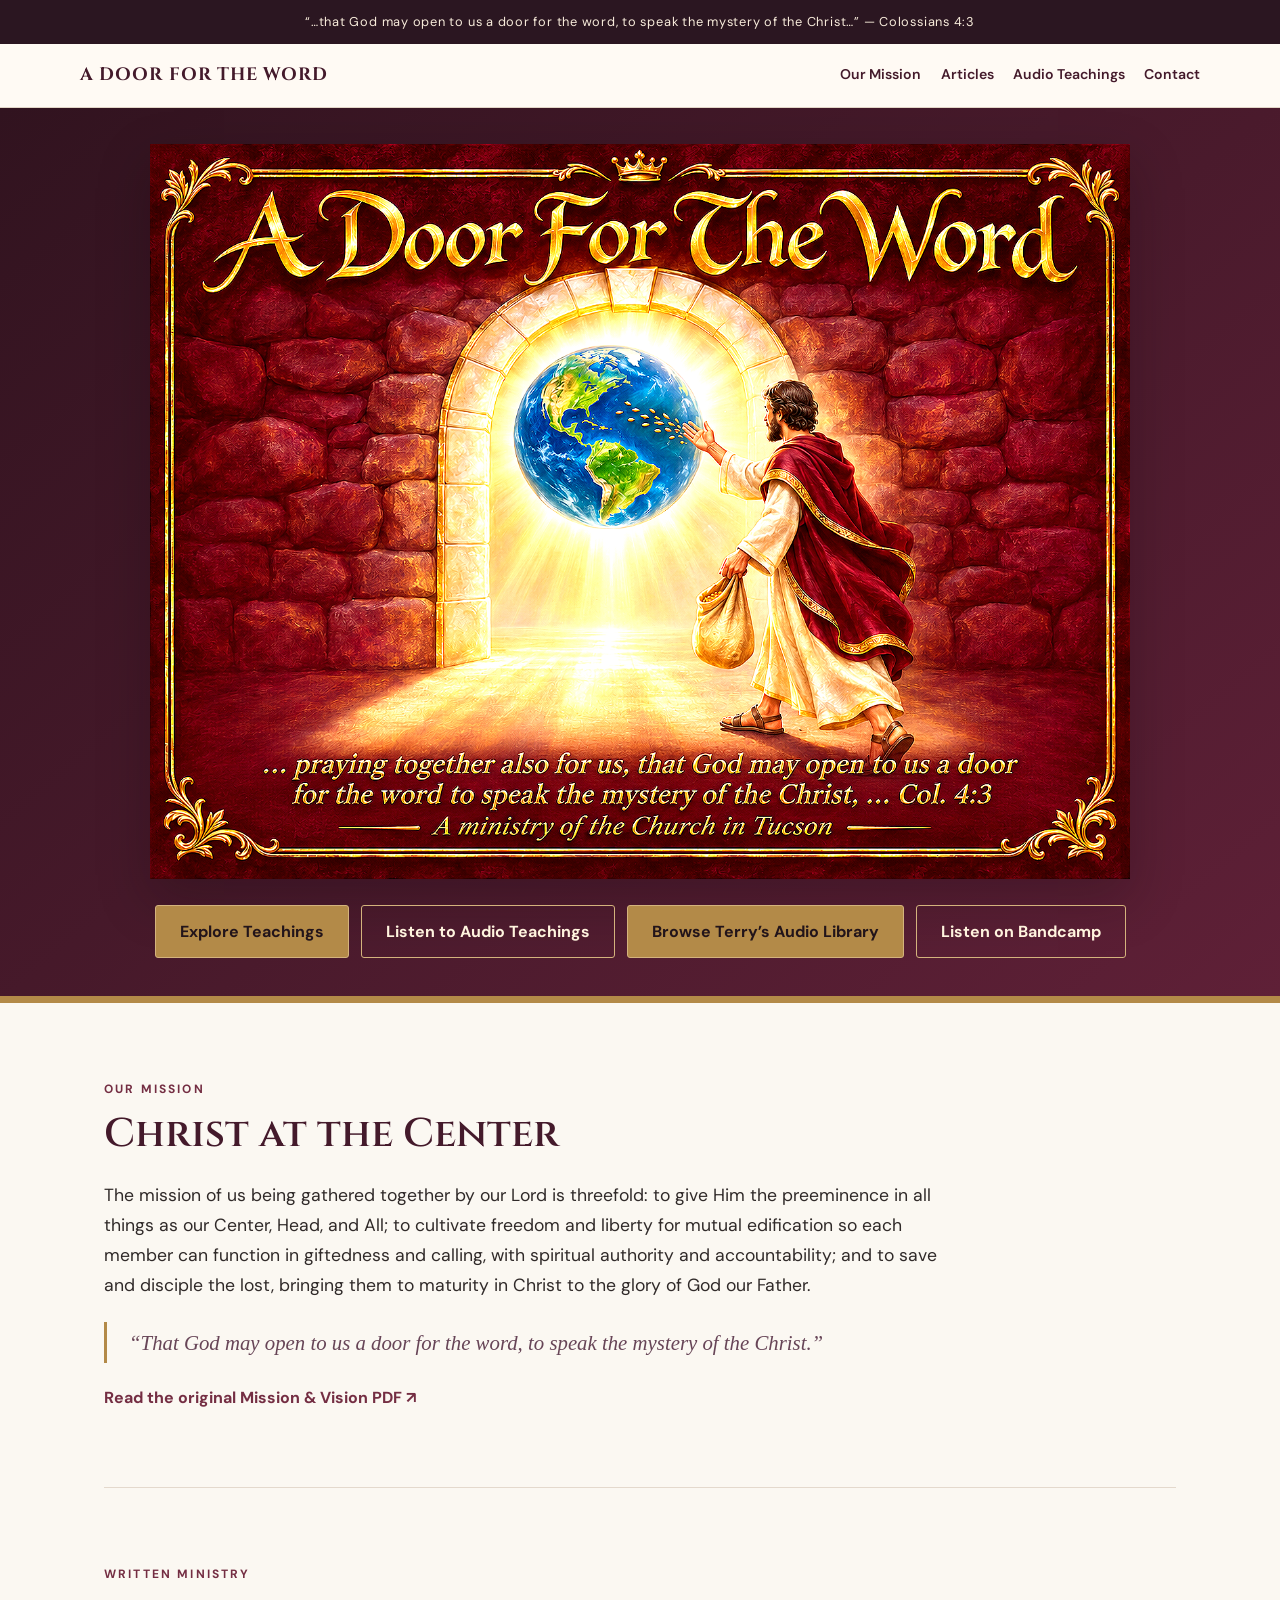
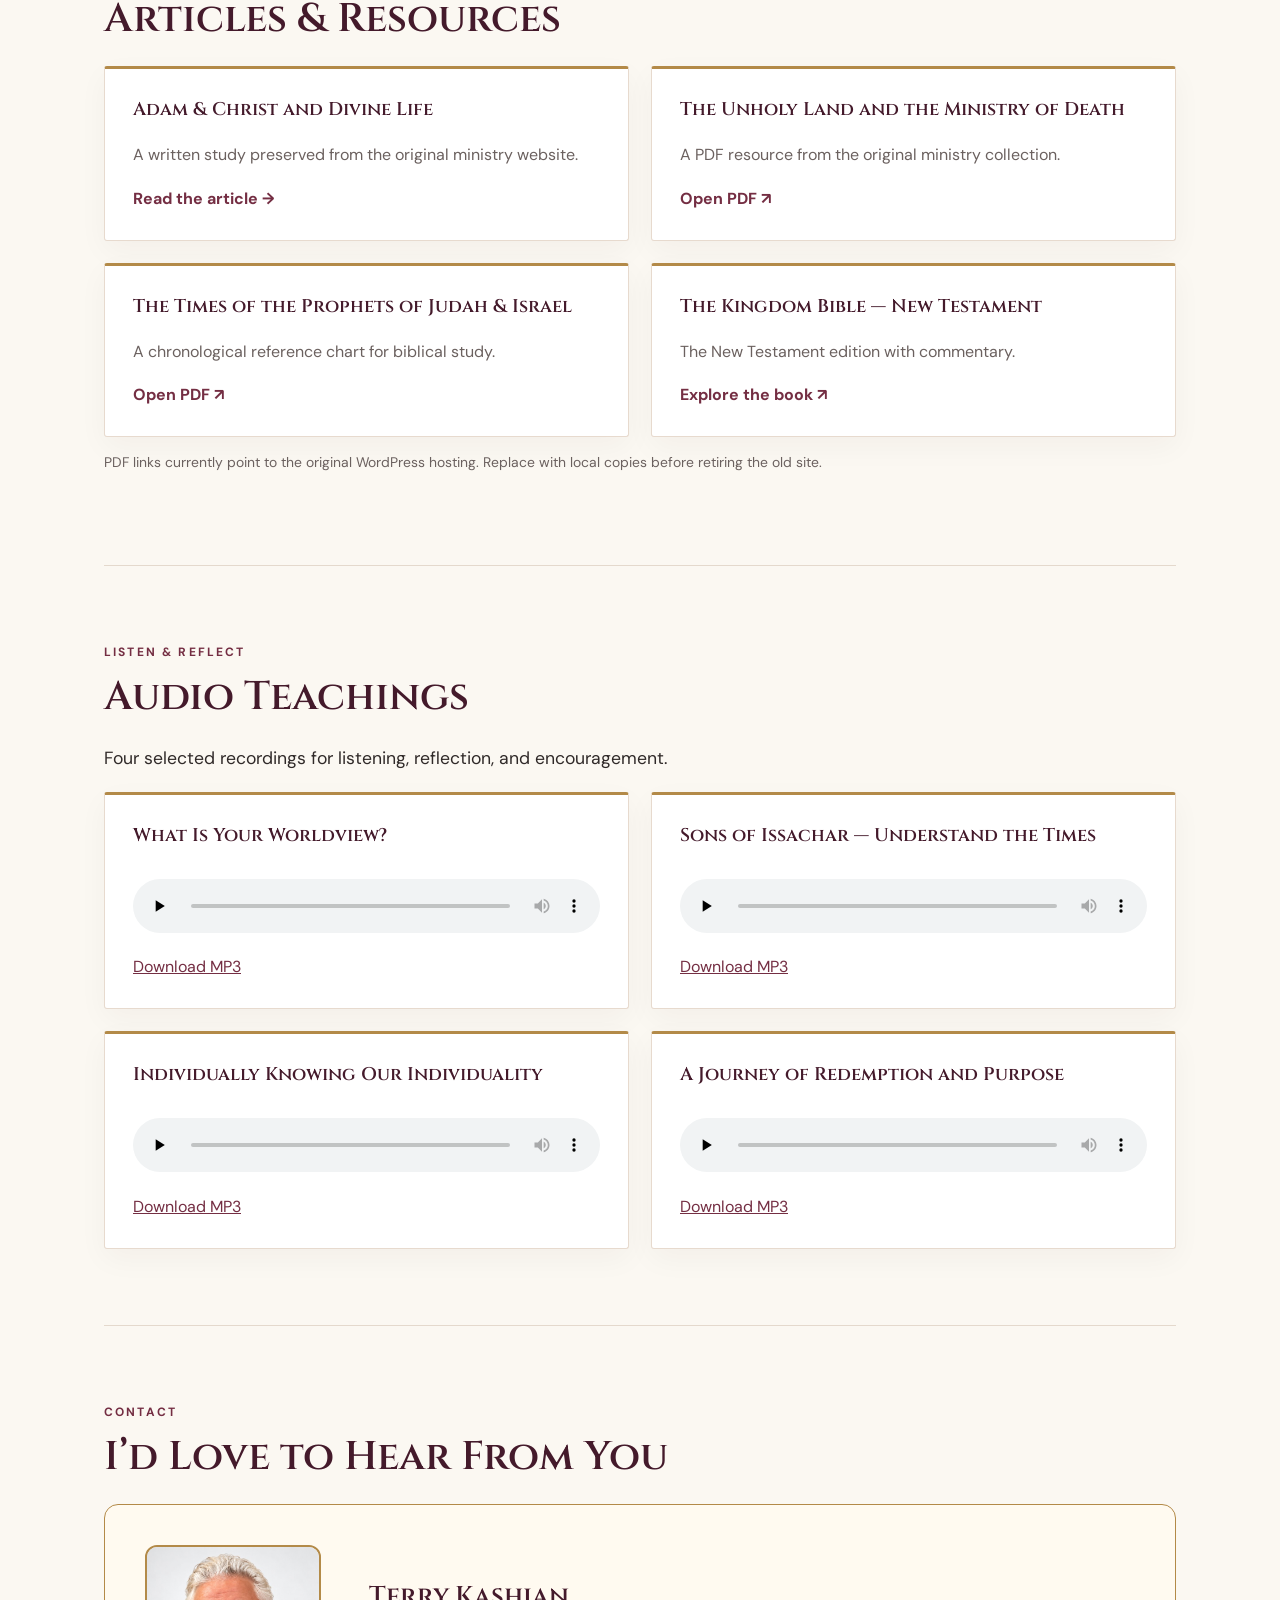
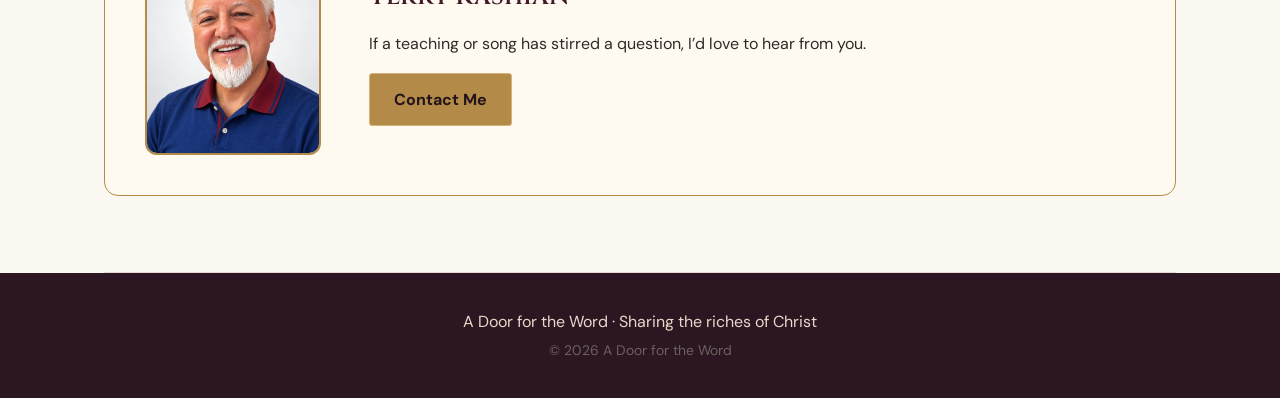
<file: index.html>
<!doctype html><html lang="en"><head><meta charset="utf-8"><meta name="viewport" content="width=device-width,initial-scale=1"><title>A Door for the Word | Ministry Library</title><meta name="description" content="Biblical articles and audio teachings from A Door for the Word, sharing the riches of Christ."><link rel="stylesheet" href="styles.css"><style>
#contact { scroll-margin-top: 7rem; }
.contact-profile { display:flex; align-items:center; flex-wrap:wrap; gap:clamp(1.25rem,4vw,3rem); background:#fffaf0; border:1px solid var(--gold); border-radius:14px; padding:clamp(1rem,4vw,2.5rem); }
.contact-portrait { width:176px; max-width:100%; height:auto; border:2px solid var(--gold); border-radius:12px; }


.contact-details { min-width:0; flex:1 1 19rem; }
.contact-details a { overflow-wrap:anywhere; text-underline-offset:.2em; }
.contact-details h3 { margin:.25rem 0; color:var(--wine); font:600 1.6rem Cinzel,serif; }
</style></head><body><div class="top">“…that God may open to us a door for the word, to speak the mystery of the Christ…” — Colossians 4:3</div><header class="nav"><div class="navin"><a class="brand" href="index.html">A DOOR FOR THE WORD</a><nav class="navlinks" aria-label="Main navigation"><a href="index.html#about">Our Mission</a><a href="index.html#teachings">Articles</a><a href="index.html#audio">Audio Teachings</a><a href="index.html#contact">Contact</a></nav></div></header><div class="hero hero-with-logo"><img class="hero-logo" src="adoorfortheword-logo.png" alt="A Door For The Word ministry logo: a gold-framed doorway opening toward the world, with Colossians 4:3: praying together also for us, that God may open to us a door for the word to speak the mystery of the Christ. A ministry of the Church in Tucson." width="1448" height="1086"><div class="hero-actions"><a class="btn" href="#teachings">Explore Teachings</a><a class="btn ghost" href="#audio">Listen to Audio Teachings</a>
<a class="btn" href="https://terrykashlibrary.com/library.html">Browse Terry’s Audio Library</a>
<a class="btn ghost" href="https://terrykash.bandcamp.com/">Listen on Bandcamp</a></div></div><main><section id="about"><div class="section-kicker">Our mission</div><h2>Christ at the Center</h2><p class="lead">The mission of us being gathered together by our Lord is threefold: to give Him the preeminence in all things as our Center, Head, and All; to cultivate freedom and liberty for mutual edification so each member can function in giftedness and calling, with spiritual authority and accountability; and to save and disciple the lost, bringing them to maturity in Christ to the glory of God our Father.</p><p class="quote">“That God may open to us a door for the word, to speak the mystery of the Christ.”</p><a class="article-link" href="https://adoorfortheword.org/wp-content/uploads/2025/06/MissionstatementVision.pdf" target="_blank" rel="noopener">Read the original Mission & Vision PDF ↗</a></section><section id="teachings"><div class="section-kicker">Written ministry</div><h2>Articles & Resources</h2><div class="grid"><article class="card"><h3>Adam & Christ and Divine Life</h3><p>A written study preserved from the original ministry website.</p><a class="article-link" href="adam-and-christ.html">Read the article →</a></article><article class="card"><h3>The Unholy Land and the Ministry of Death</h3><p>A PDF resource from the original ministry collection.</p><a class="article-link" href="TheUnholy%20Land.pdf" target="_blank" rel="noopener">Open PDF ↗</a></article><article class="card"><h3>The Times of the Prophets of Judah & Israel</h3><p>A chronological reference chart for biblical study.</p><a class="article-link" href="Prophets-Illustrated-Proofread.pdf" target="_blank" rel="noopener">Open PDF ↗</a></article><article class="card"><h3>The Kingdom Bible — New Testament</h3><p>The New Testament edition with commentary.</p><a class="article-link" href="https://authorreputationpress.com/bookstore/the-kingdom-bible-new-testament/" target="_blank" rel="noopener">Explore the book ↗</a></article></div><p class="small">PDF links currently point to the original WordPress hosting. Replace with local copies before retiring the old site.</p></section><section id="audio"><div class="section-kicker">Listen & reflect</div><h2>Audio Teachings</h2><p class="lead">Four selected recordings for listening, reflection, and encouragement.</p><div class="grid"><article class="card"><h3>What Is Your Worldview?</h3><audio controls preload="none"><source src="what-is-your-worldview.mp3" type="audio/mpeg">Your browser does not support audio playback.</audio><a href="what-is-your-worldview.mp3" download>Download MP3</a></article><article class="card"><h3>Sons of Issachar — Understand the Times</h3><audio controls preload="none"><source src="sons-of-issachar-understand-the-times.mp3" type="audio/mpeg">Your browser does not support audio playback.</audio><a href="sons-of-issachar-understand-the-times.mp3" download>Download MP3</a></article><article class="card"><h3>Individually Knowing Our Individuality</h3><audio controls preload="none"><source src="individually-knowing-our-individuality.mp3" type="audio/mpeg">Your browser does not support audio playback.</audio><a href="individually-knowing-our-individuality.mp3" download>Download MP3</a></article><article class="card"><h3>A Journey of Redemption and Purpose</h3><audio controls preload="none"><source src="a-journey-of-redemption-and-purpose.mp3" type="audio/mpeg">Your browser does not support audio playback.</audio><a href="a-journey-of-redemption-and-purpose.mp3" download>Download MP3</a></article></div></section><section id="contact" aria-labelledby="contact-heading">
<div class="section-kicker">Contact</div>
<h2 id="contact-heading">I’d Love to Hear From You</h2>
<div class="contact-profile">
<img class="contact-portrait" src="[data-uri]" alt="Terry Kashian" width="600" height="720" />
<div class="contact-details">
<h3>Terry Kashian</h3>
<p>If a teaching or song has stirred a question, I’d love to hear from you.</p>
<a class="btn" href="https://terrykashlibrary.com/Contact.html">Contact Me</a>
</div></div></section></main><footer class="footer">A Door for the Word · Sharing the riches of Christ<br><span class="small">© 2026 A Door for the Word</span></footer></body></html>
</file>
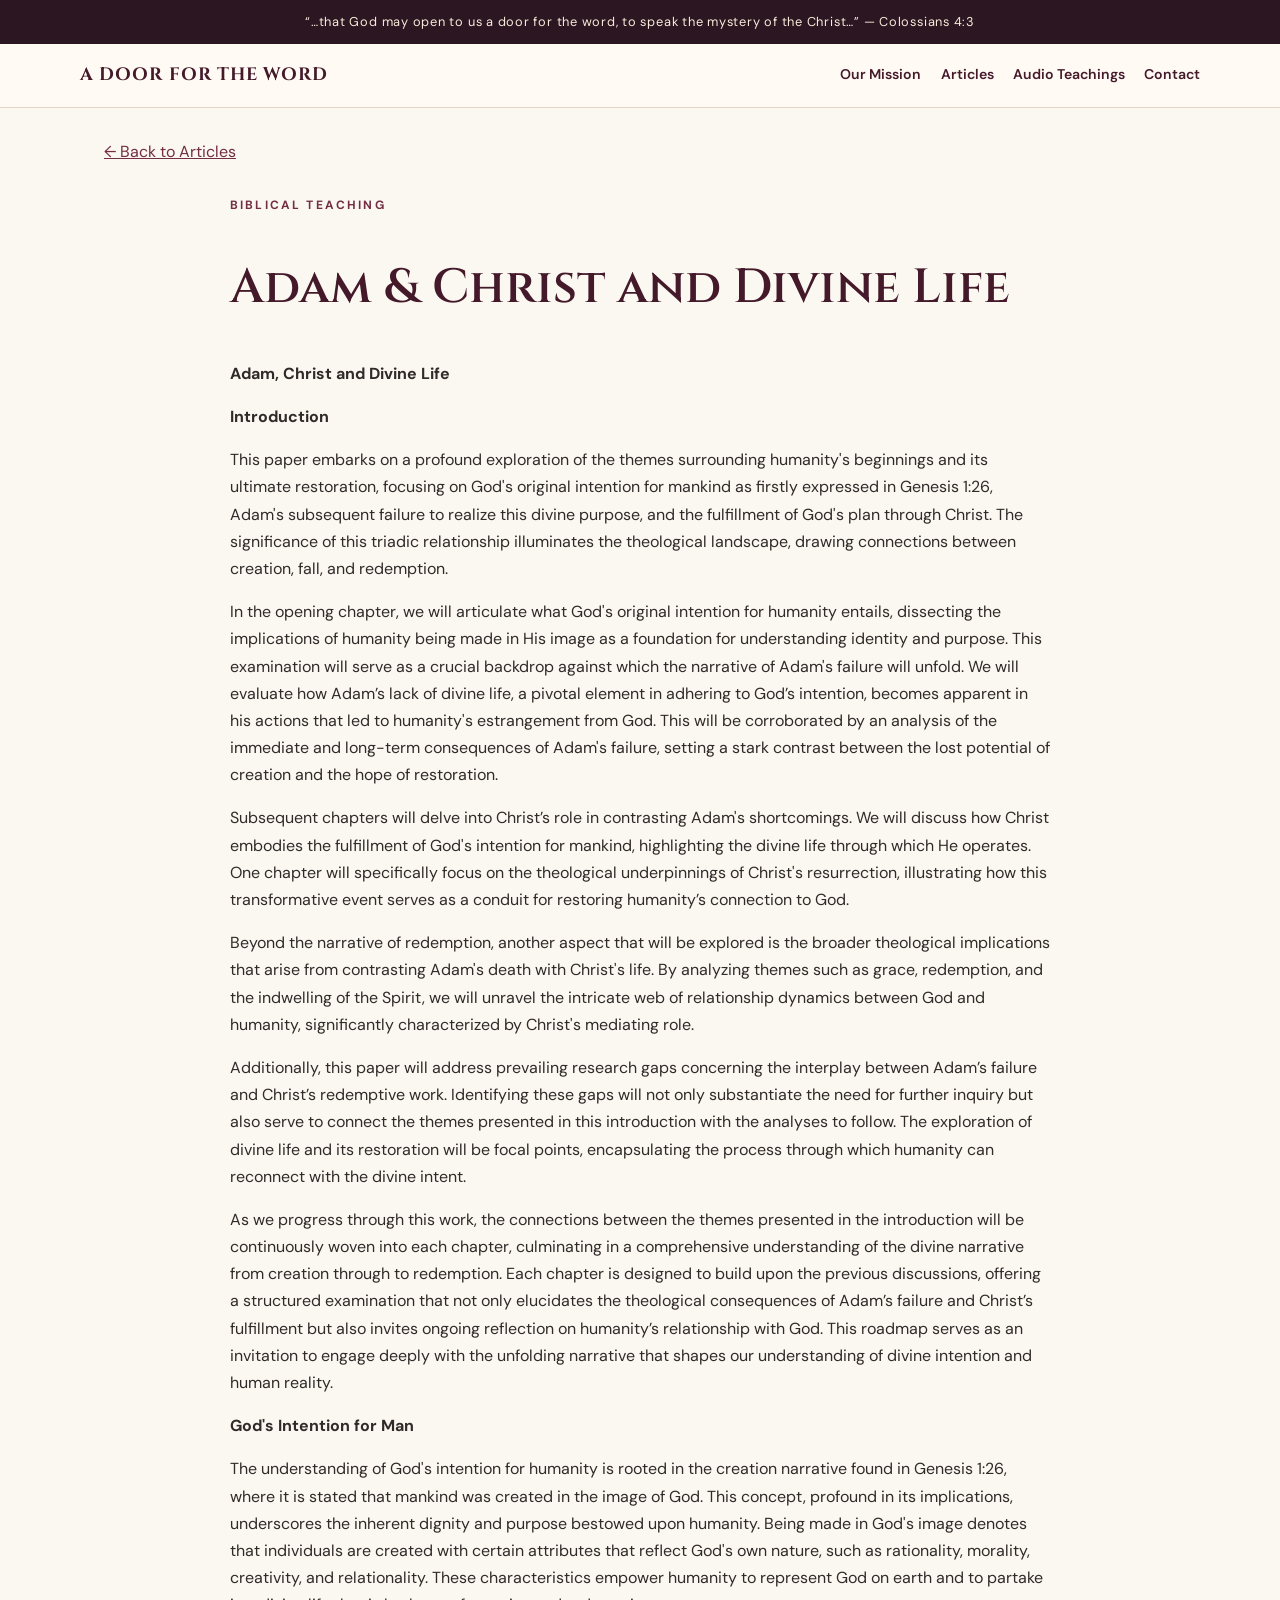
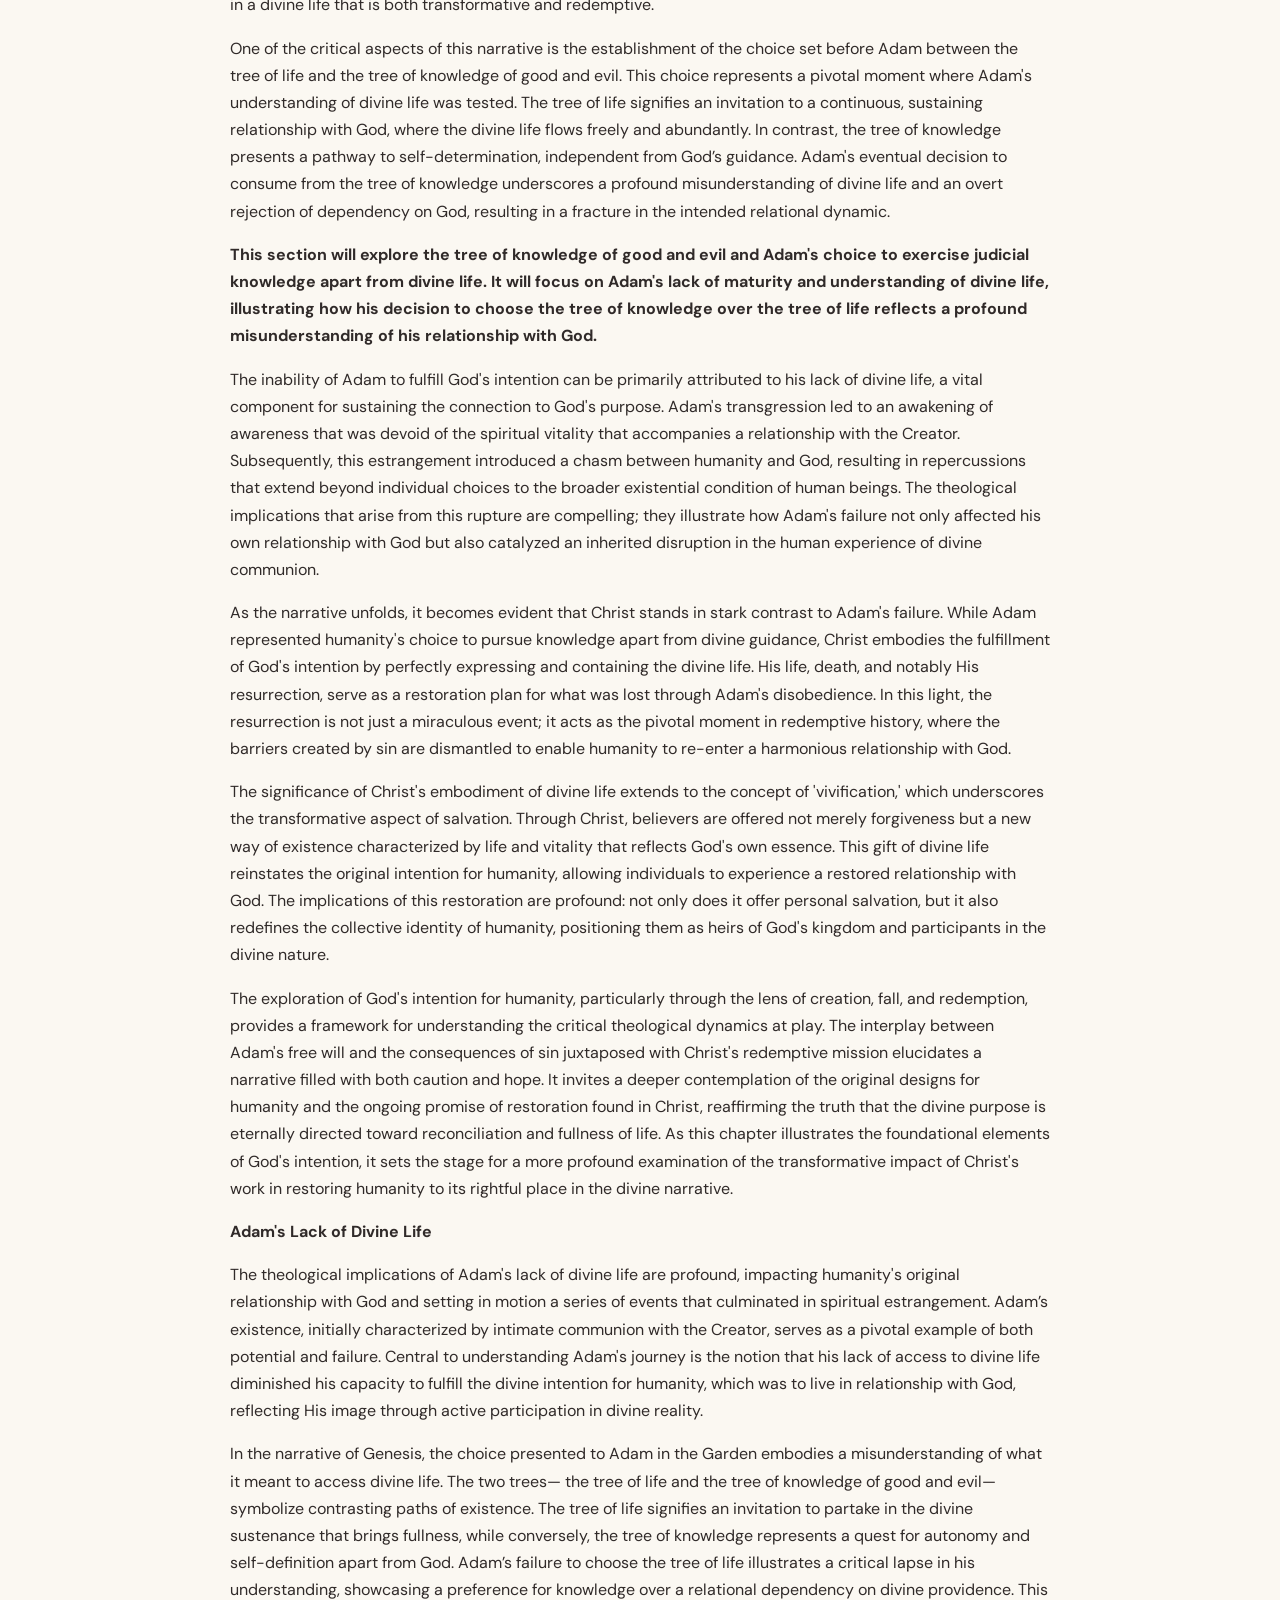
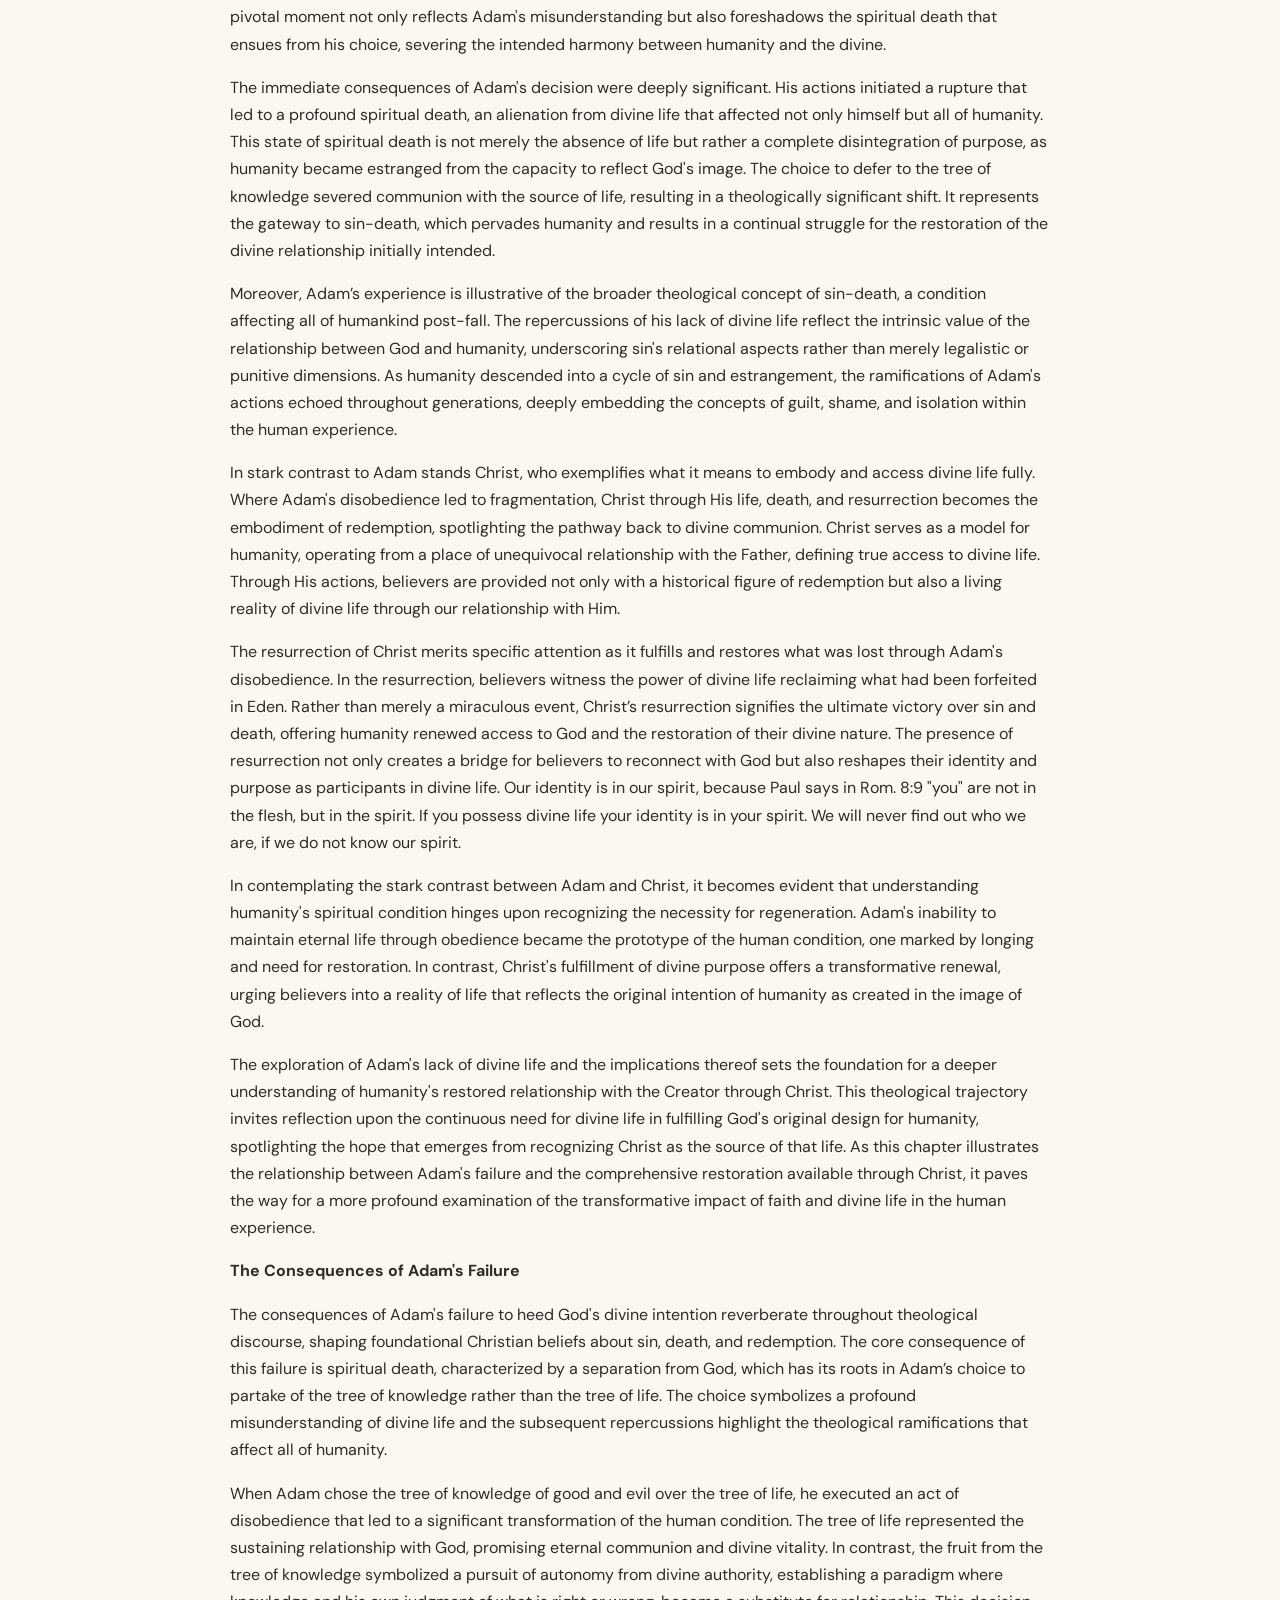
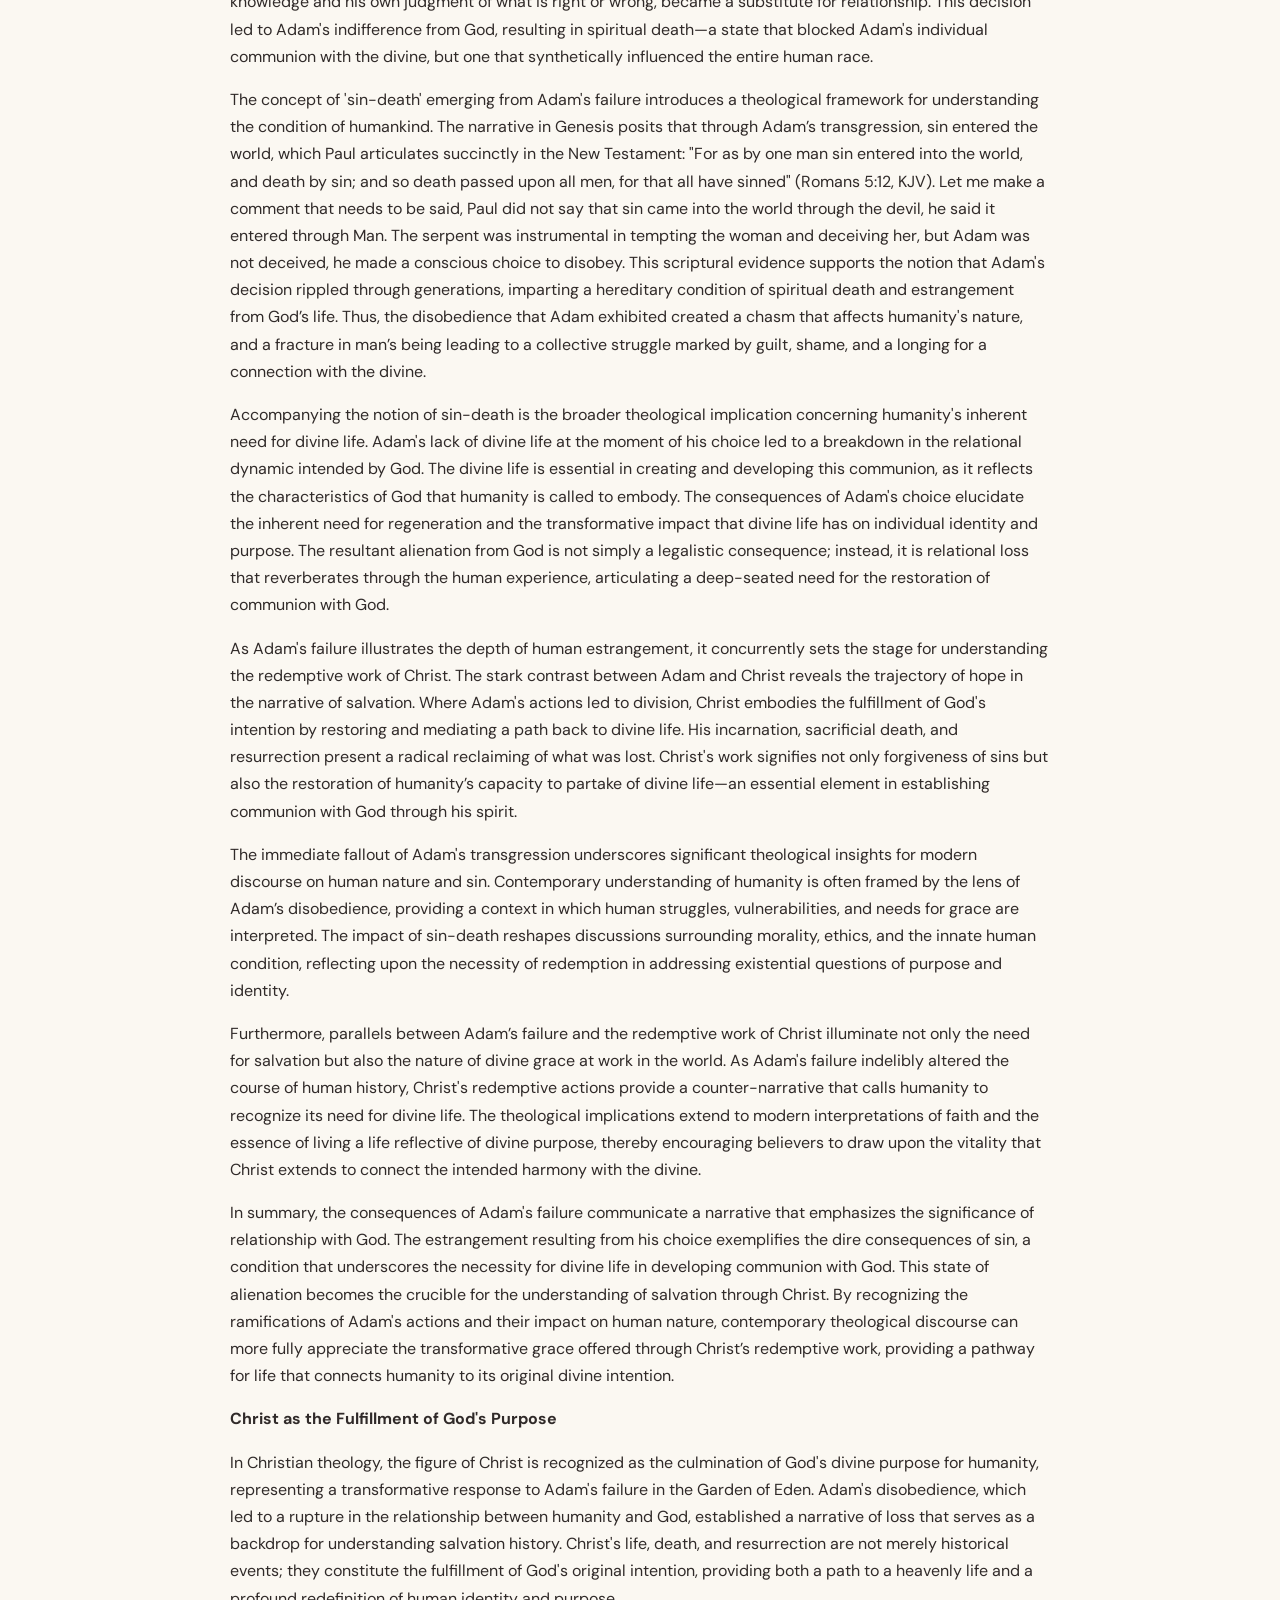
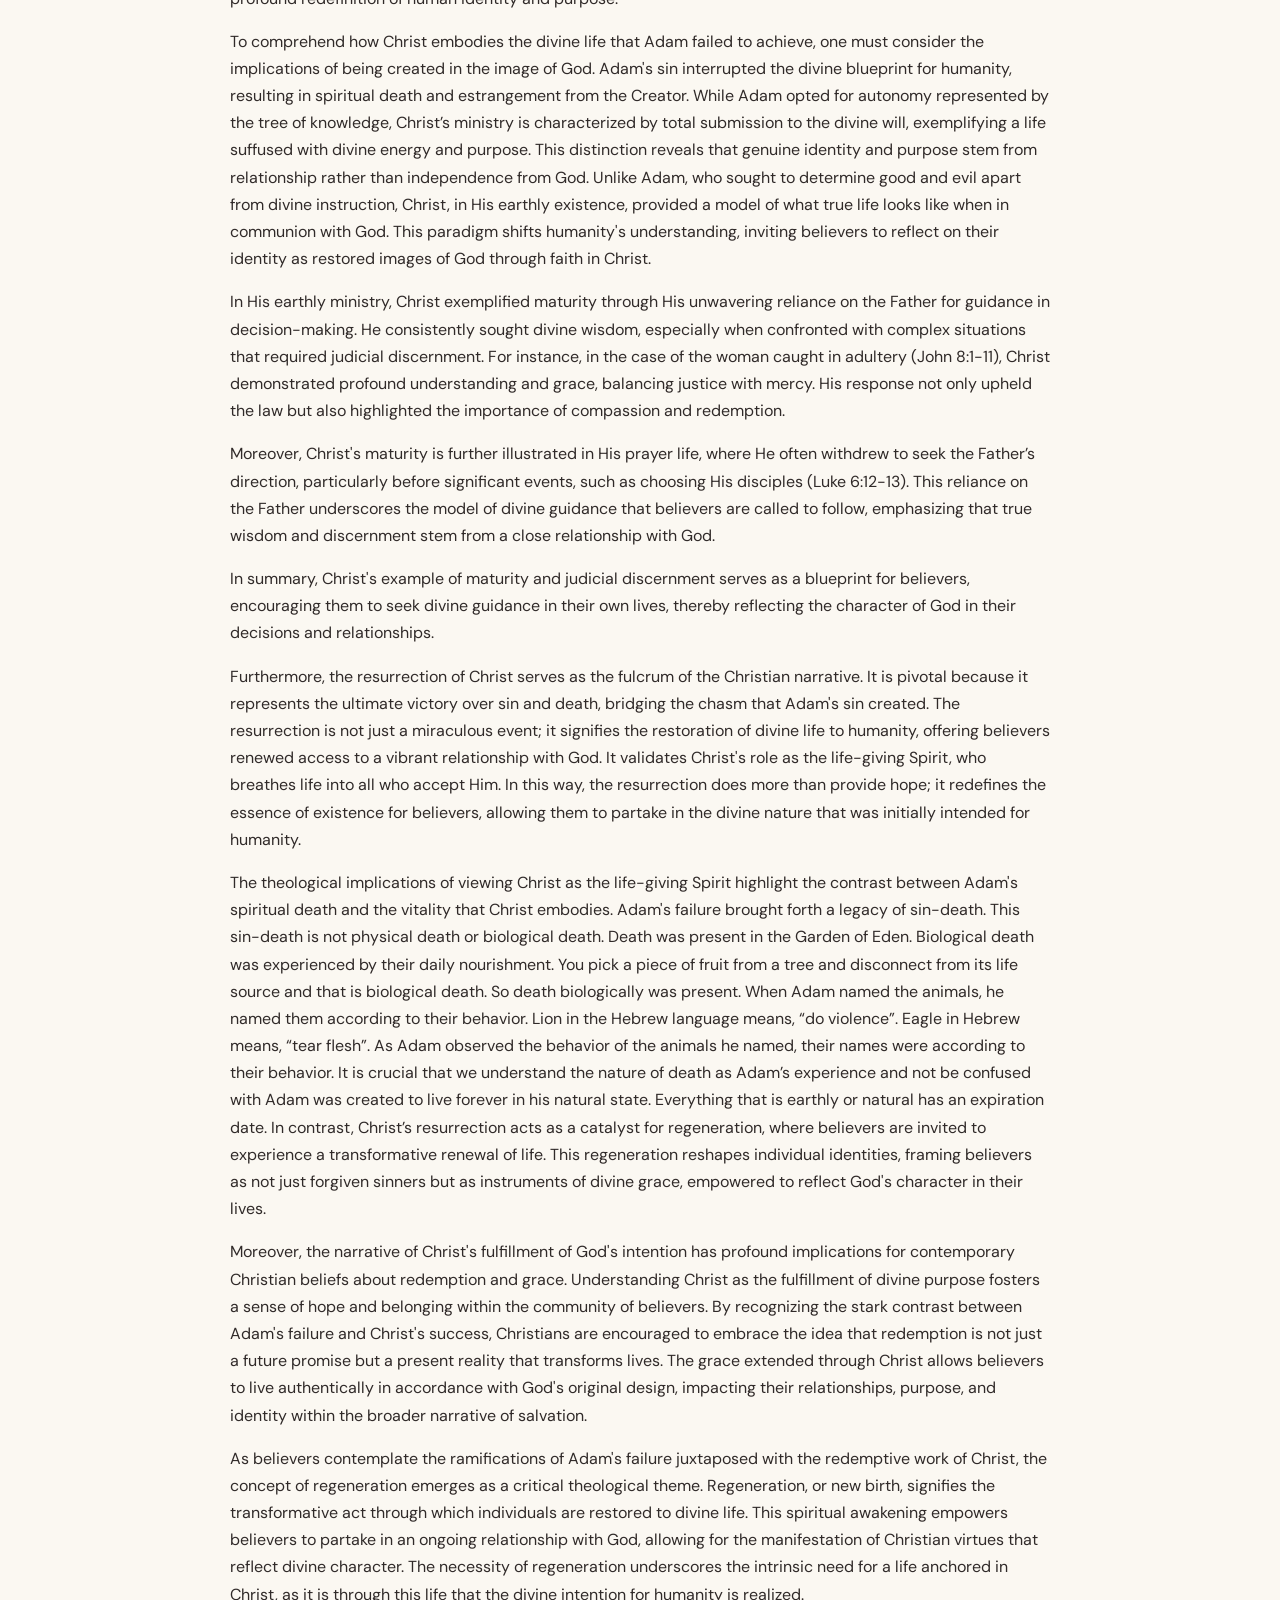
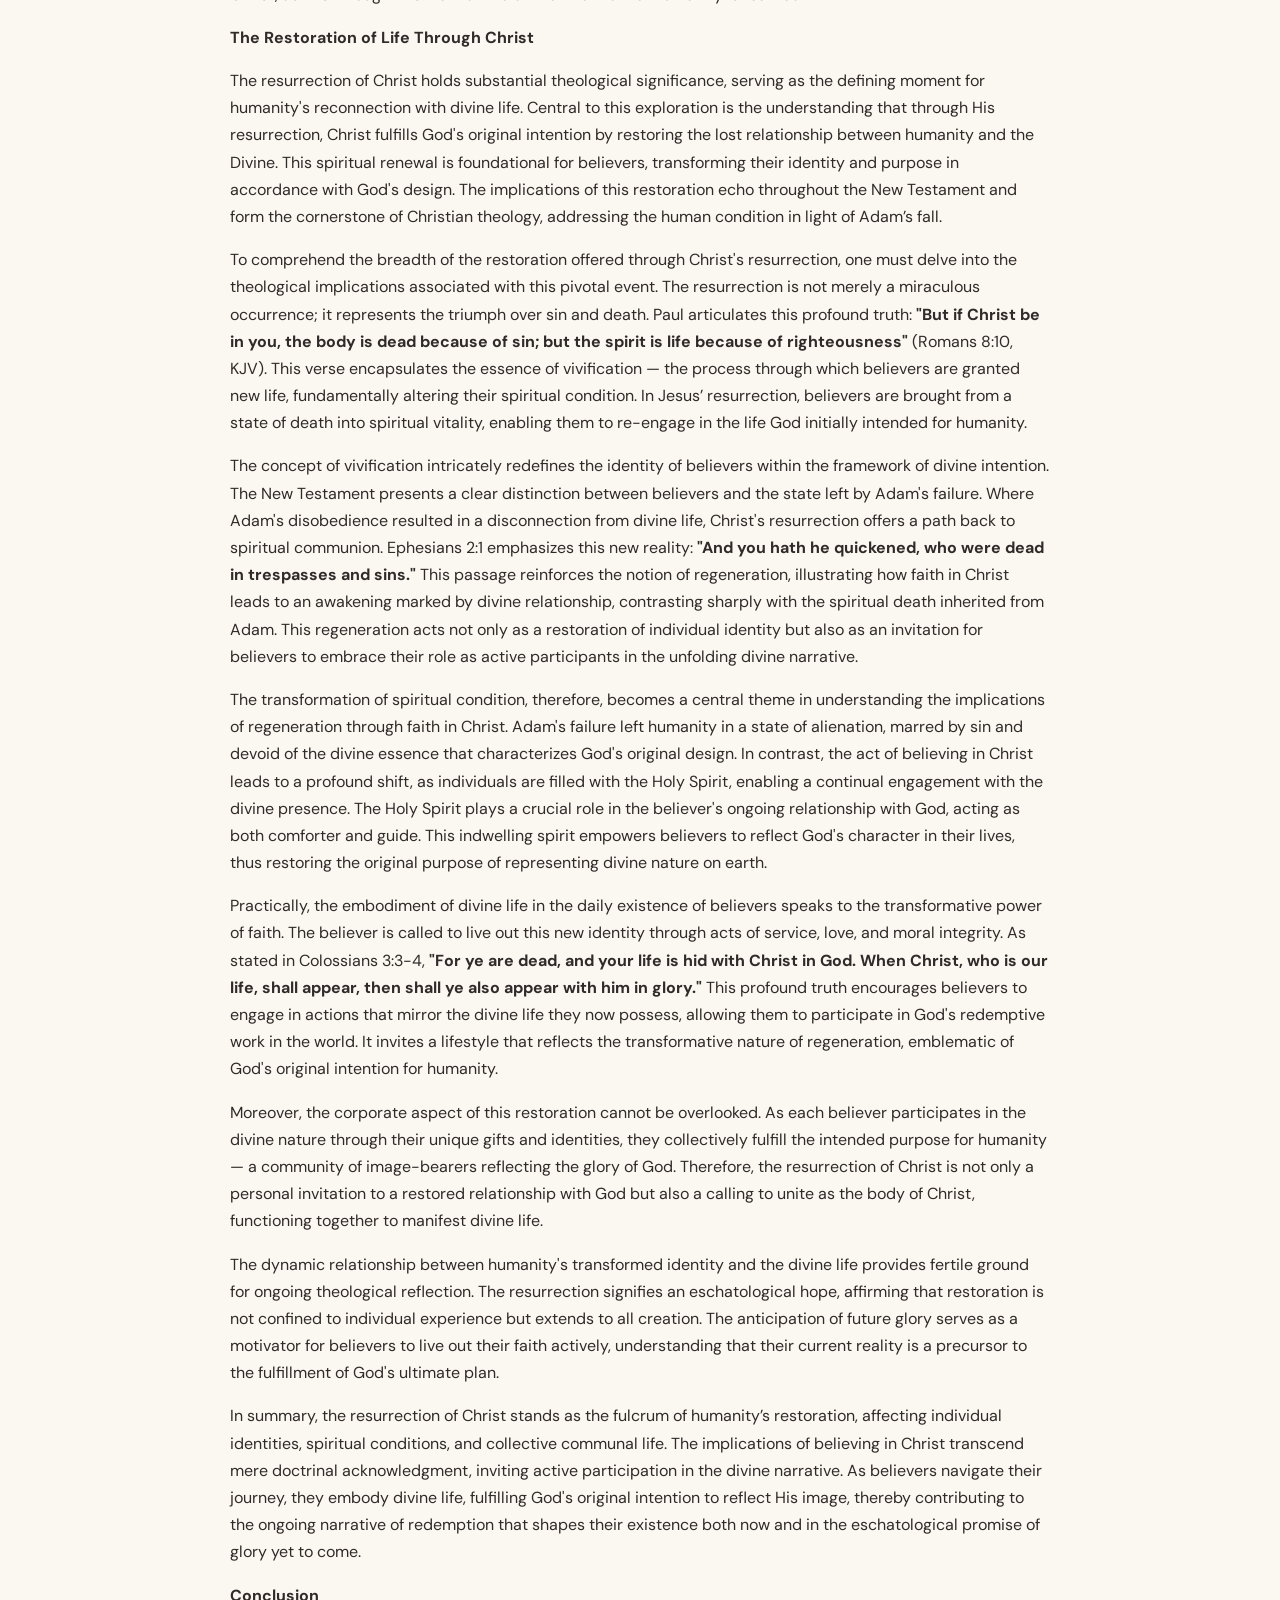
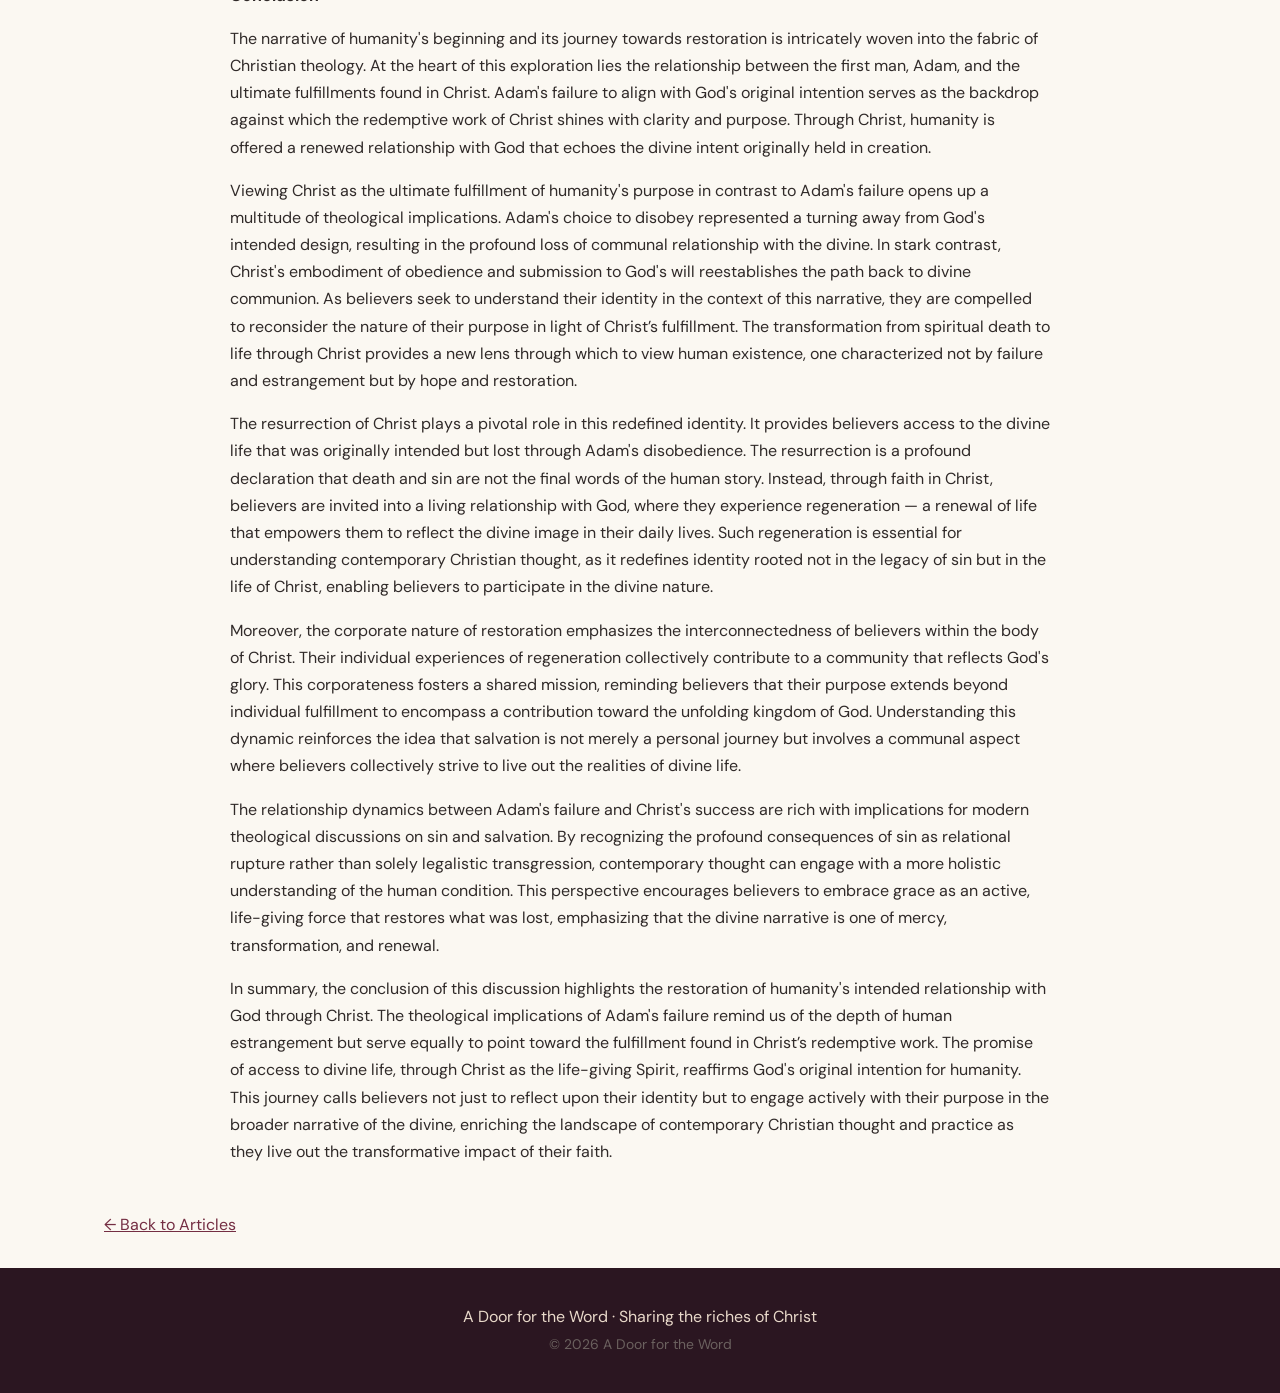
<file: adam-and-christ.html>
<!doctype html><html lang="en"><head><meta charset="utf-8"><meta name="viewport" content="width=device-width,initial-scale=1"><title>A Door for the Word | Ministry Library</title><meta name="description" content="Biblical articles and audio teachings from A Door for the Word, sharing the riches of Christ."><link rel="stylesheet" href="styles.css"></head><body><div class="top">“…that God may open to us a door for the word, to speak the mystery of the Christ…” — Colossians 4:3</div><header class="nav"><div class="navin"><a class="brand" href="index.html">A DOOR FOR THE WORD</a><nav class="navlinks" aria-label="Main navigation"><a href="index.html#about">Our Mission</a><a href="index.html#teachings">Articles</a><a href="index.html#audio">Audio Teachings</a><a href="index.html#contact">Contact</a></nav></div></header><main><a href="index.html#teachings" class="back">← Back to Articles</a><article class="article"><div class="section-kicker">Biblical teaching</div><h1 style="font:600 clamp(2rem,5vw,3rem) Cinzel,serif;color:#441a2b">Adam &amp; Christ and Divine Life</h1><strong>Adam, Christ and Divine Life </strong>
<p><strong>Introduction</strong></p>
<p>This paper embarks on a profound exploration of the themes surrounding humanity's beginnings and its ultimate restoration, focusing on God's original intention for mankind as firstly expressed in Genesis 1:26, Adam's subsequent failure to realize this divine purpose, and the fulfillment of God's plan through Christ. The significance of this triadic relationship illuminates the theological landscape, drawing connections between creation, fall, and redemption.</p>
<p>In the opening chapter, we will articulate what God's original intention for humanity entails, dissecting the implications of humanity being made in His image as a foundation for understanding identity and purpose. This examination will serve as a crucial backdrop against which the narrative of Adam's failure will unfold. We will evaluate how Adam’s lack of divine life, a pivotal element in adhering to God’s intention, becomes apparent in his actions that led to humanity's estrangement from God. This will be corroborated by an analysis of the immediate and long-term consequences of Adam's failure, setting a stark contrast between the lost potential of creation and the hope of restoration.</p>
<p>Subsequent chapters will delve into Christ’s role in contrasting Adam's shortcomings. We will discuss how Christ embodies the fulfillment of God's intention for mankind, highlighting the divine life through which He operates. One chapter will specifically focus on the theological underpinnings of Christ's resurrection, illustrating how this transformative event serves as a conduit for restoring humanity’s connection to God.</p>
<p>Beyond the narrative of redemption, another aspect that will be explored is the broader theological implications that arise from contrasting Adam's death with Christ's life. By analyzing themes such as grace, redemption, and the indwelling of the Spirit, we will unravel the intricate web of relationship dynamics between God and humanity, significantly characterized by Christ's mediating role.</p>
<p>Additionally, this paper will address prevailing research gaps concerning the interplay between Adam’s failure and Christ’s redemptive work. Identifying these gaps will not only substantiate the need for further inquiry but also serve to connect the themes presented in this introduction with the analyses to follow. The exploration of divine life and its restoration will be focal points, encapsulating the process through which humanity can reconnect with the divine intent.</p>
<p>As we progress through this work, the connections between the themes presented in the introduction will be continuously woven into each chapter, culminating in a comprehensive understanding of the divine narrative from creation through to redemption. Each chapter is designed to build upon the previous discussions, offering a structured examination that not only elucidates the theological consequences of Adam’s failure and Christ’s fulfillment but also invites ongoing reflection on humanity’s relationship with God. This roadmap serves as an invitation to engage deeply with the unfolding narrative that shapes our understanding of divine intention and human reality.</p>
<p><strong>God's Intention for Man</strong></p>
<p>The understanding of God's intention for humanity is rooted in the creation narrative found in Genesis 1:26, where it is stated that mankind was created in the image of God. This concept, profound in its implications, underscores the inherent dignity and purpose bestowed upon humanity. Being made in God's image denotes that individuals are created with certain attributes that reflect God's own nature, such as rationality, morality, creativity, and relationality. These characteristics empower humanity to represent God on earth and to partake in a divine life that is both transformative and redemptive.</p>
<p>One of the critical aspects of this narrative is the establishment of the choice set before Adam between the tree of life and the tree of knowledge of good and evil. This choice represents a pivotal moment where Adam's understanding of divine life was tested. The tree of life signifies an invitation to a continuous, sustaining relationship with God, where the divine life flows freely and abundantly. In contrast, the tree of knowledge presents a pathway to self-determination, independent from God’s guidance. Adam's eventual decision to consume from the tree of knowledge underscores a profound misunderstanding of divine life and an overt rejection of dependency on God, resulting in a fracture in the intended relational dynamic.</p>
<p><strong>This section will explore the tree of knowledge of good and evil and Adam's choice to exercise judicial knowledge apart from divine life. It will focus on Adam's lack of maturity and understanding of divine life, illustrating how his decision to choose the tree of knowledge over the tree of life reflects a profound misunderstanding of his relationship with God.</strong></p>
<p>The inability of Adam to fulfill God's intention can be primarily attributed to his lack of divine life, a vital component for sustaining the connection to God's purpose. Adam's transgression led to an awakening of awareness that was devoid of the spiritual vitality that accompanies a relationship with the Creator. Subsequently, this estrangement introduced a chasm between humanity and God, resulting in repercussions that extend beyond individual choices to the broader existential condition of human beings. The theological implications that arise from this rupture are compelling; they illustrate how Adam's failure not only affected his own relationship with God but also catalyzed an inherited disruption in the human experience of divine communion.</p>
<p>As the narrative unfolds, it becomes evident that Christ stands in stark contrast to Adam's failure. While Adam represented humanity's choice to pursue knowledge apart from divine guidance, Christ embodies the fulfillment of God's intention by perfectly expressing and containing the divine life. His life, death, and notably His resurrection, serve as a restoration plan for what was lost through Adam's disobedience. In this light, the resurrection is not just a miraculous event; it acts as the pivotal moment in redemptive history, where the barriers created by sin are dismantled to enable humanity to re-enter a harmonious relationship with God.</p>
<p>The significance of Christ's embodiment of divine life extends to the concept of 'vivification,' which underscores the transformative aspect of salvation. Through Christ, believers are offered not merely forgiveness but a new way of existence characterized by life and vitality that reflects God's own essence. This gift of divine life reinstates the original intention for humanity, allowing individuals to experience a restored relationship with God. The implications of this restoration are profound: not only does it offer personal salvation, but it also redefines the collective identity of humanity, positioning them as heirs of God's kingdom and participants in the divine nature.</p>
<p>The exploration of God's intention for humanity, particularly through the lens of creation, fall, and redemption, provides a framework for understanding the critical theological dynamics at play. The interplay between Adam's free will and the consequences of sin juxtaposed with Christ's redemptive mission elucidates a narrative filled with both caution and hope. It invites a deeper contemplation of the original designs for humanity and the ongoing promise of restoration found in Christ, reaffirming the truth that the divine purpose is eternally directed toward reconciliation and fullness of life. As this chapter illustrates the foundational elements of God's intention, it sets the stage for a more profound examination of the transformative impact of Christ's work in restoring humanity to its rightful place in the divine narrative.</p>
<p><strong>Adam's Lack of Divine Life</strong></p>
<p>The theological implications of Adam's lack of divine life are profound, impacting humanity's original relationship with God and setting in motion a series of events that culminated in spiritual estrangement. Adam’s existence, initially characterized by intimate communion with the Creator, serves as a pivotal example of both potential and failure. Central to understanding Adam's journey is the notion that his lack of access to divine life diminished his capacity to fulfill the divine intention for humanity, which was to live in relationship with God, reflecting His image through active participation in divine reality.</p>
<p>In the narrative of Genesis, the choice presented to Adam in the Garden embodies a misunderstanding of what it meant to access divine life. The two trees— the tree of life and the tree of knowledge of good and evil— symbolize contrasting paths of existence. The tree of life signifies an invitation to partake in the divine sustenance that brings fullness, while conversely, the tree of knowledge represents a quest for autonomy and self-definition apart from God. Adam’s failure to choose the tree of life illustrates a critical lapse in his understanding, showcasing a preference for knowledge over a relational dependency on divine providence. This pivotal moment not only reflects Adam's misunderstanding but also foreshadows the spiritual death that ensues from his choice, severing the intended harmony between humanity and the divine.</p>
<p>The immediate consequences of Adam's decision were deeply significant. His actions initiated a rupture that led to a profound spiritual death, an alienation from divine life that affected not only himself but all of humanity. This state of spiritual death is not merely the absence of life but rather a complete disintegration of purpose, as humanity became estranged from the capacity to reflect God's image. The choice to defer to the tree of knowledge severed communion with the source of life, resulting in a theologically significant shift. It represents the gateway to sin-death, which pervades humanity and results in a continual struggle for the restoration of the divine relationship initially intended.</p>
<p>Moreover, Adam’s experience is illustrative of the broader theological concept of sin-death, a condition affecting all of humankind post-fall. The repercussions of his lack of divine life reflect the intrinsic value of the relationship between God and humanity, underscoring sin's relational aspects rather than merely legalistic or punitive dimensions. As humanity descended into a cycle of sin and estrangement, the ramifications of Adam's actions echoed throughout generations, deeply embedding the concepts of guilt, shame, and isolation within the human experience.</p>
<p>In stark contrast to Adam stands Christ, who exemplifies what it means to embody and access divine life fully. Where Adam's disobedience led to fragmentation, Christ through His life, death, and resurrection becomes the embodiment of redemption, spotlighting the pathway back to divine communion. Christ serves as a model for humanity, operating from a place of unequivocal relationship with the Father, defining true access to divine life. Through His actions, believers are provided not only with a historical figure of redemption but also a living reality of divine life through our relationship with Him.</p>
<p>The resurrection of Christ merits specific attention as it fulfills and restores what was lost through Adam's disobedience. In the resurrection, believers witness the power of divine life reclaiming what had been forfeited in Eden. Rather than merely a miraculous event, Christ’s resurrection signifies the ultimate victory over sin and death, offering humanity renewed access to God and the restoration of their divine nature. The presence of resurrection not only creates a bridge for believers to reconnect with God but also reshapes their identity and purpose as participants in divine life. Our identity is in our spirit, because Paul says in Rom. 8:9 "you" are not in the flesh, but in the spirit. If you possess divine life your identity is in your spirit. We will never find out who we are, if we do not know our spirit.</p>
<p>In contemplating the stark contrast between Adam and Christ, it becomes evident that understanding humanity's spiritual condition hinges upon recognizing the necessity for regeneration. Adam's inability to maintain eternal life through obedience became the prototype of the human condition, one marked by longing and need for restoration. In contrast, Christ's fulfillment of divine purpose offers a transformative renewal, urging believers into a reality of life that reflects the original intention of humanity as created in the image of God.</p>
<p>The exploration of Adam's lack of divine life and the implications thereof sets the foundation for a deeper understanding of humanity's restored relationship with the Creator through Christ. This theological trajectory invites reflection upon the continuous need for divine life in fulfilling God's original design for humanity, spotlighting the hope that emerges from recognizing Christ as the source of that life. As this chapter illustrates the relationship between Adam's failure and the comprehensive restoration available through Christ, it paves the way for a more profound examination of the transformative impact of faith and divine life in the human experience.</p>
<p><strong>The Consequences of Adam's Failure</strong></p>
<p>The consequences of Adam's failure to heed God's divine intention reverberate throughout theological discourse, shaping foundational Christian beliefs about sin, death, and redemption. The core consequence of this failure is spiritual death, characterized by a separation from God, which has its roots in Adam’s choice to partake of the tree of knowledge rather than the tree of life. The choice symbolizes a profound misunderstanding of divine life and the subsequent repercussions highlight the theological ramifications that affect all of humanity.</p>
<p>When Adam chose the tree of knowledge of good and evil over the tree of life, he executed an act of disobedience that led to a significant transformation of the human condition. The tree of life represented the sustaining relationship with God, promising eternal communion and divine vitality. In contrast, the fruit from the tree of knowledge symbolized a pursuit of autonomy from divine authority, establishing a paradigm where knowledge and his own judgment of what is right or wrong, became a substitute for relationship. This decision led to Adam's indifference from God, resulting in spiritual death—a state that blocked Adam's individual communion with the divine, but one that synthetically influenced the entire human race.</p>
<p>The concept of 'sin-death' emerging from Adam's failure introduces a theological framework for understanding the condition of humankind. The narrative in Genesis posits that through Adam’s transgression, sin entered the world, which Paul articulates succinctly in the New Testament: "For as by one man sin entered into the world, and death by sin; and so death passed upon all men, for that all have sinned" (Romans 5:12, KJV). Let me make a comment that needs to be said, Paul did not say that sin came into the world through the devil, he said it entered through Man. The serpent was instrumental in tempting the woman and deceiving her, but Adam was not deceived, he made a conscious choice to disobey. This scriptural evidence supports the notion that Adam's decision rippled through generations, imparting a hereditary condition of spiritual death and estrangement from God’s life. Thus, the disobedience that Adam exhibited created a chasm that affects humanity's nature, and a fracture in man’s being leading to a collective struggle marked by guilt, shame, and a longing for a connection with the divine.</p>
<p>Accompanying the notion of sin-death is the broader theological implication concerning humanity's inherent need for divine life. Adam's lack of divine life at the moment of his choice led to a breakdown in the relational dynamic intended by God. The divine life is essential in creating and developing this communion, as it reflects the characteristics of God that humanity is called to embody. The consequences of Adam's choice elucidate the inherent need for regeneration and the transformative impact that divine life has on individual identity and purpose. The resultant alienation from God is not simply a legalistic consequence; instead, it is relational loss that reverberates through the human experience, articulating a deep-seated need for the restoration of communion with God.</p>
<p>As Adam's failure illustrates the depth of human estrangement, it concurrently sets the stage for understanding the redemptive work of Christ. The stark contrast between Adam and Christ reveals the trajectory of hope in the narrative of salvation. Where Adam's actions led to division, Christ embodies the fulfillment of God's intention by restoring and mediating a path back to divine life. His incarnation, sacrificial death, and resurrection present a radical reclaiming of what was lost. Christ's work signifies not only forgiveness of sins but also the restoration of humanity’s capacity to partake of divine life—an essential element in establishing communion with God through his spirit.</p>
<p>The immediate fallout of Adam's transgression underscores significant theological insights for modern discourse on human nature and sin. Contemporary understanding of humanity is often framed by the lens of Adam’s disobedience, providing a context in which human struggles, vulnerabilities, and needs for grace are interpreted. The impact of sin-death reshapes discussions surrounding morality, ethics, and the innate human condition, reflecting upon the necessity of redemption in addressing existential questions of purpose and identity.</p>
<p>Furthermore, parallels between Adam’s failure and the redemptive work of Christ illuminate not only the need for salvation but also the nature of divine grace at work in the world. As Adam's failure indelibly altered the course of human history, Christ's redemptive actions provide a counter-narrative that calls humanity to recognize its need for divine life. The theological implications extend to modern interpretations of faith and the essence of living a life reflective of divine purpose, thereby encouraging believers to draw upon the vitality that Christ extends to connect the intended harmony with the divine.</p>
<p>In summary, the consequences of Adam's failure communicate a narrative that emphasizes the significance of relationship with God. The estrangement resulting from his choice exemplifies the dire consequences of sin, a condition that underscores the necessity for divine life in developing communion with God. This state of alienation becomes the crucible for the understanding of salvation through Christ. By recognizing the ramifications of Adam's actions and their impact on human nature, contemporary theological discourse can more fully appreciate the transformative grace offered through Christ’s redemptive work, providing a pathway for life that connects humanity to its original divine intention.</p>
<p><strong>Christ as the Fulfillment of God's Purpose</strong></p>
<p>In Christian theology, the figure of Christ is recognized as the culmination of God's divine purpose for humanity, representing a transformative response to Adam's failure in the Garden of Eden. Adam's disobedience, which led to a rupture in the relationship between humanity and God, established a narrative of loss that serves as a backdrop for understanding salvation history. Christ's life, death, and resurrection are not merely historical events; they constitute the fulfillment of God's original intention, providing both a path to a heavenly life and a profound redefinition of human identity and purpose.</p>
<p>To comprehend how Christ embodies the divine life that Adam failed to achieve, one must consider the implications of being created in the image of God. Adam's sin interrupted the divine blueprint for humanity, resulting in spiritual death and estrangement from the Creator. While Adam opted for autonomy represented by the tree of knowledge, Christ’s ministry is characterized by total submission to the divine will, exemplifying a life suffused with divine energy and purpose. This distinction reveals that genuine identity and purpose stem from relationship rather than independence from God. Unlike Adam, who sought to determine good and evil apart from divine instruction, Christ, in His earthly existence, provided a model of what true life looks like when in communion with God. This paradigm shifts humanity's understanding, inviting believers to reflect on their identity as restored images of God through faith in Christ.</p>
<p>In His earthly ministry, Christ exemplified maturity through His unwavering reliance on the Father for guidance in decision-making. He consistently sought divine wisdom, especially when confronted with complex situations that required judicial discernment. For instance, in the case of the woman caught in adultery (John 8:1-11), Christ demonstrated profound understanding and grace, balancing justice with mercy. His response not only upheld the law but also highlighted the importance of compassion and redemption.</p>
<p>Moreover, Christ's maturity is further illustrated in His prayer life, where He often withdrew to seek the Father’s direction, particularly before significant events, such as choosing His disciples (Luke 6:12-13). This reliance on the Father underscores the model of divine guidance that believers are called to follow, emphasizing that true wisdom and discernment stem from a close relationship with God.</p>
<p>In summary, Christ's example of maturity and judicial discernment serves as a blueprint for believers, encouraging them to seek divine guidance in their own lives, thereby reflecting the character of God in their decisions and relationships.</p>
<p>Furthermore, the resurrection of Christ serves as the fulcrum of the Christian narrative. It is pivotal because it represents the ultimate victory over sin and death, bridging the chasm that Adam's sin created. The resurrection is not just a miraculous event; it signifies the restoration of divine life to humanity, offering believers renewed access to a vibrant relationship with God. It validates Christ's role as the life-giving Spirit, who breathes life into all who accept Him. In this way, the resurrection does more than provide hope; it redefines the essence of existence for believers, allowing them to partake in the divine nature that was initially intended for humanity.</p>
<p>The theological implications of viewing Christ as the life-giving Spirit highlight the contrast between Adam's spiritual death and the vitality that Christ embodies. Adam's failure brought forth a legacy of sin-death. This sin-death is not physical death or biological death. Death was present in the Garden of Eden. Biological death was experienced by their daily nourishment. You pick a piece of fruit from a tree and disconnect from its life source and that is biological death. So death biologically was present. When Adam named the animals, he named them according to their behavior. Lion in the Hebrew language means, “do violence”. Eagle in Hebrew means, “tear flesh”. As Adam observed the behavior of the animals he named, their names were according to their behavior. It is crucial that we understand the nature of death as Adam’s experience and not be confused with Adam was created to live forever in his natural state. Everything that is earthly or natural has an expiration date. In contrast, Christ’s resurrection acts as a catalyst for regeneration, where believers are invited to experience a transformative renewal of life. This regeneration reshapes individual identities, framing believers as not just forgiven sinners but as instruments of divine grace, empowered to reflect God's character in their lives.</p>
<p>Moreover, the narrative of Christ's fulfillment of God's intention has profound implications for contemporary Christian beliefs about redemption and grace. Understanding Christ as the fulfillment of divine purpose fosters a sense of hope and belonging within the community of believers. By recognizing the stark contrast between Adam's failure and Christ's success, Christians are encouraged to embrace the idea that redemption is not just a future promise but a present reality that transforms lives. The grace extended through Christ allows believers to live authentically in accordance with God's original design, impacting their relationships, purpose, and identity within the broader narrative of salvation.</p>
<p>As believers contemplate the ramifications of Adam's failure juxtaposed with the redemptive work of Christ, the concept of regeneration emerges as a critical theological theme. Regeneration, or new birth, signifies the transformative act through which individuals are restored to divine life. This spiritual awakening empowers believers to partake in an ongoing relationship with God, allowing for the manifestation of Christian virtues that reflect divine character. The necessity of regeneration underscores the intrinsic need for a life anchored in Christ, as it is through this life that the divine intention for humanity is realized.</p>
<p><strong>The Restoration of Life Through Christ</strong></p>
<p>The resurrection of Christ holds substantial theological significance, serving as the defining moment for humanity's reconnection with divine life. Central to this exploration is the understanding that through His resurrection, Christ fulfills God's original intention by restoring the lost relationship between humanity and the Divine. This spiritual renewal is foundational for believers, transforming their identity and purpose in accordance with God's design. The implications of this restoration echo throughout the New Testament and form the cornerstone of Christian theology, addressing the human condition in light of Adam’s fall.</p>
<p>To comprehend the breadth of the restoration offered through Christ's resurrection, one must delve into the theological implications associated with this pivotal event. The resurrection is not merely a miraculous occurrence; it represents the triumph over sin and death. Paul articulates this profound truth: <strong>"But if Christ be in you, the body is dead because of sin; but the spirit is life because of righteousness"</strong> (Romans 8:10, KJV). This verse encapsulates the essence of vivification — the process through which believers are granted new life, fundamentally altering their spiritual condition. In Jesus’ resurrection, believers are brought from a state of death into spiritual vitality, enabling them to re-engage in the life God initially intended for humanity.</p>
<p>The concept of vivification intricately redefines the identity of believers within the framework of divine intention. The New Testament presents a clear distinction between believers and the state left by Adam's failure. Where Adam's disobedience resulted in a disconnection from divine life, Christ's resurrection offers a path back to spiritual communion. Ephesians 2:1 emphasizes this new reality: <strong>"And you hath he quickened, who were dead in trespasses and sins."</strong> This passage reinforces the notion of regeneration, illustrating how faith in Christ leads to an awakening marked by divine relationship, contrasting sharply with the spiritual death inherited from Adam. This regeneration acts not only as a restoration of individual identity but also as an invitation for believers to embrace their role as active participants in the unfolding divine narrative.</p>
<p>The transformation of spiritual condition, therefore, becomes a central theme in understanding the implications of regeneration through faith in Christ. Adam's failure left humanity in a state of alienation, marred by sin and devoid of the divine essence that characterizes God's original design. In contrast, the act of believing in Christ leads to a profound shift, as individuals are filled with the Holy Spirit, enabling a continual engagement with the divine presence. The Holy Spirit plays a crucial role in the believer's ongoing relationship with God, acting as both comforter and guide. This indwelling spirit empowers believers to reflect God's character in their lives, thus restoring the original purpose of representing divine nature on earth.</p>
<p>Practically, the embodiment of divine life in the daily existence of believers speaks to the transformative power of faith. The believer is called to live out this new identity through acts of service, love, and moral integrity. As stated in Colossians 3:3-4, <strong>"For ye are dead, and your life is hid with Christ in God. When Christ, who is our life, shall appear, then shall ye also appear with him in glory."</strong> This profound truth encourages believers to engage in actions that mirror the divine life they now possess, allowing them to participate in God's redemptive work in the world. It invites a lifestyle that reflects the transformative nature of regeneration, emblematic of God's original intention for humanity.</p>
<p>Moreover, the corporate aspect of this restoration cannot be overlooked. As each believer participates in the divine nature through their unique gifts and identities, they collectively fulfill the intended purpose for humanity— a community of image-bearers reflecting the glory of God. Therefore, the resurrection of Christ is not only a personal invitation to a restored relationship with God but also a calling to unite as the body of Christ, functioning together to manifest divine life.</p>
<p>The dynamic relationship between humanity's transformed identity and the divine life provides fertile ground for ongoing theological reflection. The resurrection signifies an eschatological hope, affirming that restoration is not confined to individual experience but extends to all creation. The anticipation of future glory serves as a motivator for believers to live out their faith actively, understanding that their current reality is a precursor to the fulfillment of God's ultimate plan.</p>
<p>In summary, the resurrection of Christ stands as the fulcrum of humanity’s restoration, affecting individual identities, spiritual conditions, and collective communal life. The implications of believing in Christ transcend mere doctrinal acknowledgment, inviting active participation in the divine narrative. As believers navigate their journey, they embody divine life, fulfilling God's original intention to reflect His image, thereby contributing to the ongoing narrative of redemption that shapes their existence both now and in the eschatological promise of glory yet to come.</p>
<p><strong>Conclusion</strong></p>
<p>The narrative of humanity's beginning and its journey towards restoration is intricately woven into the fabric of Christian theology. At the heart of this exploration lies the relationship between the first man, Adam, and the ultimate fulfillments found in Christ. Adam's failure to align with God's original intention serves as the backdrop against which the redemptive work of Christ shines with clarity and purpose. Through Christ, humanity is offered a renewed relationship with God that echoes the divine intent originally held in creation.</p>
<p>Viewing Christ as the ultimate fulfillment of humanity's purpose in contrast to Adam's failure opens up a multitude of theological implications. Adam's choice to disobey represented a turning away from God's intended design, resulting in the profound loss of communal relationship with the divine. In stark contrast, Christ's embodiment of obedience and submission to God's will reestablishes the path back to divine communion. As believers seek to understand their identity in the context of this narrative, they are compelled to reconsider the nature of their purpose in light of Christ’s fulfillment. The transformation from spiritual death to life through Christ provides a new lens through which to view human existence, one characterized not by failure and estrangement but by hope and restoration.</p>
<p>The resurrection of Christ plays a pivotal role in this redefined identity. It provides believers access to the divine life that was originally intended but lost through Adam's disobedience. The resurrection is a profound declaration that death and sin are not the final words of the human story. Instead, through faith in Christ, believers are invited into a living relationship with God, where they experience regeneration — a renewal of life that empowers them to reflect the divine image in their daily lives. Such regeneration is essential for understanding contemporary Christian thought, as it redefines identity rooted not in the legacy of sin but in the life of Christ, enabling believers to participate in the divine nature.</p>
<p>Moreover, the corporate nature of restoration emphasizes the interconnectedness of believers within the body of Christ. Their individual experiences of regeneration collectively contribute to a community that reflects God's glory. This corporateness fosters a shared mission, reminding believers that their purpose extends beyond individual fulfillment to encompass a contribution toward the unfolding kingdom of God. Understanding this dynamic reinforces the idea that salvation is not merely a personal journey but involves a communal aspect where believers collectively strive to live out the realities of divine life.</p>
<p>The relationship dynamics between Adam's failure and Christ's success are rich with implications for modern theological discussions on sin and salvation. By recognizing the profound consequences of sin as relational rupture rather than solely legalistic transgression, contemporary thought can engage with a more holistic understanding of the human condition. This perspective encourages believers to embrace grace as an active, life-giving force that restores what was lost, emphasizing that the divine narrative is one of mercy, transformation, and renewal.</p>
<p>In summary, the conclusion of this discussion highlights the restoration of humanity's intended relationship with God through Christ. The theological implications of Adam's failure remind us of the depth of human estrangement but serve equally to point toward the fulfillment found in Christ’s redemptive work. The promise of access to divine life, through Christ as the life-giving Spirit, reaffirms God's original intention for humanity. This journey calls believers not just to reflect upon their identity but to engage actively with their purpose in the broader narrative of the divine, enriching the landscape of contemporary Christian thought and practice as they live out the transformative impact of their faith.</p>
<p></p></article><a href="index.html#teachings" class="back">← Back to Articles</a></main><footer class="footer">A Door for the Word · Sharing the riches of Christ<br><span class="small">© 2026 A Door for the Word</span></footer></body></html>
</file>
<file: styles.css>
@import url('https://fonts.googleapis.com/css2?family=Cinzel:wght@400;500;600;700&family=DM+Sans:wght@400;500;600;700&display=swap');
:root{--wine:#441a2b;--red:#742e43;--gold:#b38a48;--ink:#302a29;--cream:#fbf8f2;--muted:#6b615f}*{box-sizing:border-box}html{scroll-behavior:smooth}body{margin:0;background:var(--cream);font-family:'DM Sans',sans-serif;color:var(--ink);line-height:1.7}a{color:var(--red)}a:hover{color:#9b4d64}.top{background:#2b1621;color:#f8ecdb;padding:.7rem 5vw;text-align:center;font-size:.8rem;letter-spacing:.06em}.nav{background:#fffaf4;border-bottom:1px solid #e2d6c7;position:sticky;top:0;z-index:3}.navin{max-width:1160px;margin:auto;display:flex;justify-content:space-between;align-items:center;gap:1rem;padding:1rem 20px;flex-wrap:wrap}.brand{font-family:Cinzel,serif;font-weight:700;font-size:1.12rem;letter-spacing:.06em;text-decoration:none;color:var(--wine)}.navlinks{display:flex;gap:1.2rem;flex-wrap:wrap}.navlinks a{text-decoration:none;font-weight:600;font-size:.88rem;color:var(--wine)}.hero{background:radial-gradient(ellipse at 72% 12%,#8c5363 0%,transparent 35%),linear-gradient(130deg,#341522,#5d2539);color:#fff4de;padding:100px 24px 95px;text-align:center;border-bottom:7px solid var(--gold)}.eyebrow{letter-spacing:.25em;text-transform:uppercase;font-size:.8rem;color:#e6c991;font-weight:700}.hero h1{font:600 clamp(2.5rem,6vw,5.2rem)/1.17 Cinzel,serif;margin:20px 0 10px}.hero p{max-width:720px;margin:15px auto 32px;font-size:1.1rem;color:#f2e6dd}.btn{display:inline-block;background:var(--gold);color:#22141a!important;padding:12px 24px;text-decoration:none;border-radius:3px;font-weight:700;border:1px solid #d4b37d}.btn.ghost{background:transparent;color:#fff4de!important;margin-left:10px}main{max-width:1120px;margin:auto;padding:0 24px}section{padding:76px 0;border-bottom:1px solid #e4d9cd}h2{font:600 clamp(1.7rem,4vw,2.5rem) Cinzel,serif;color:var(--wine);margin:8px 0 20px}.section-kicker{font-size:.75rem;color:var(--red);font-weight:700;letter-spacing:.18em;text-transform:uppercase}.lead{font-size:1.1rem;max-width:850px}.grid{display:grid;grid-template-columns:repeat(2,minmax(0,1fr));gap:22px}.card{background:white;border:1px solid #e7dace;padding:28px;border-top:3px solid var(--gold);box-shadow:0 10px 30px #3215210a;border-radius:3px}.card h3{font:600 1.15rem Cinzel,serif;color:var(--wine);line-height:1.4;margin-top:0}.card p{color:var(--muted)}audio{width:100%;margin:12px 0}.small{font-size:.87rem;color:var(--muted)}.article-link{font-weight:700;text-decoration:none}.quote{border-left:3px solid var(--gold);padding:4px 0 4px 22px;font:italic 1.3rem/1.6 Georgia,serif;color:#674557;max-width:780px}.footer{padding:35px 20px;text-align:center;background:#2b1621;color:#e9d9ca}.footer a{color:#e7c583}.article{max-width:820px;margin:auto}.article img{max-width:100%;height:auto}.article p{margin:1em 0}.article h2,.article h3{font-family:Cinzel,serif;color:var(--wine);line-height:1.3}.article blockquote{border-left:3px solid var(--gold);padding-left:18px;margin-left:0}.back{margin:30px 0;display:inline-block}.note{background:#f7eee4;padding:12px 18px;border-left:3px solid var(--gold)}@media(max-width:730px){.grid{grid-template-columns:1fr}.hero{padding:65px 20px}.navin{justify-content:center}.navlinks{justify-content:center;gap:.75rem}section{padding:52px 0}.btn.ghost{margin:10px 0 0}}

/* Approved A Door For The Word logo — full artwork, uncropped */
.hero-with-logo { padding: 36px 20px 38px; background: linear-gradient(140deg, #31131f, #5f2037); }
.hero-logo { display: block; width: min(100%, 980px); height: auto; margin: 0 auto; box-shadow: 0 20px 48px rgba(19, 6, 12, .25); }
.hero-actions { margin: 26px auto 0; display: flex; justify-content: center; flex-wrap: wrap; gap: 12px; }
.hero-actions .btn.ghost { margin: 0; }
@media(max-width:730px) { .hero-with-logo { padding: 18px 12px 26px; } .hero-actions { margin-top: 20px; } .hero-actions .btn { margin: 0; } }
</file>
